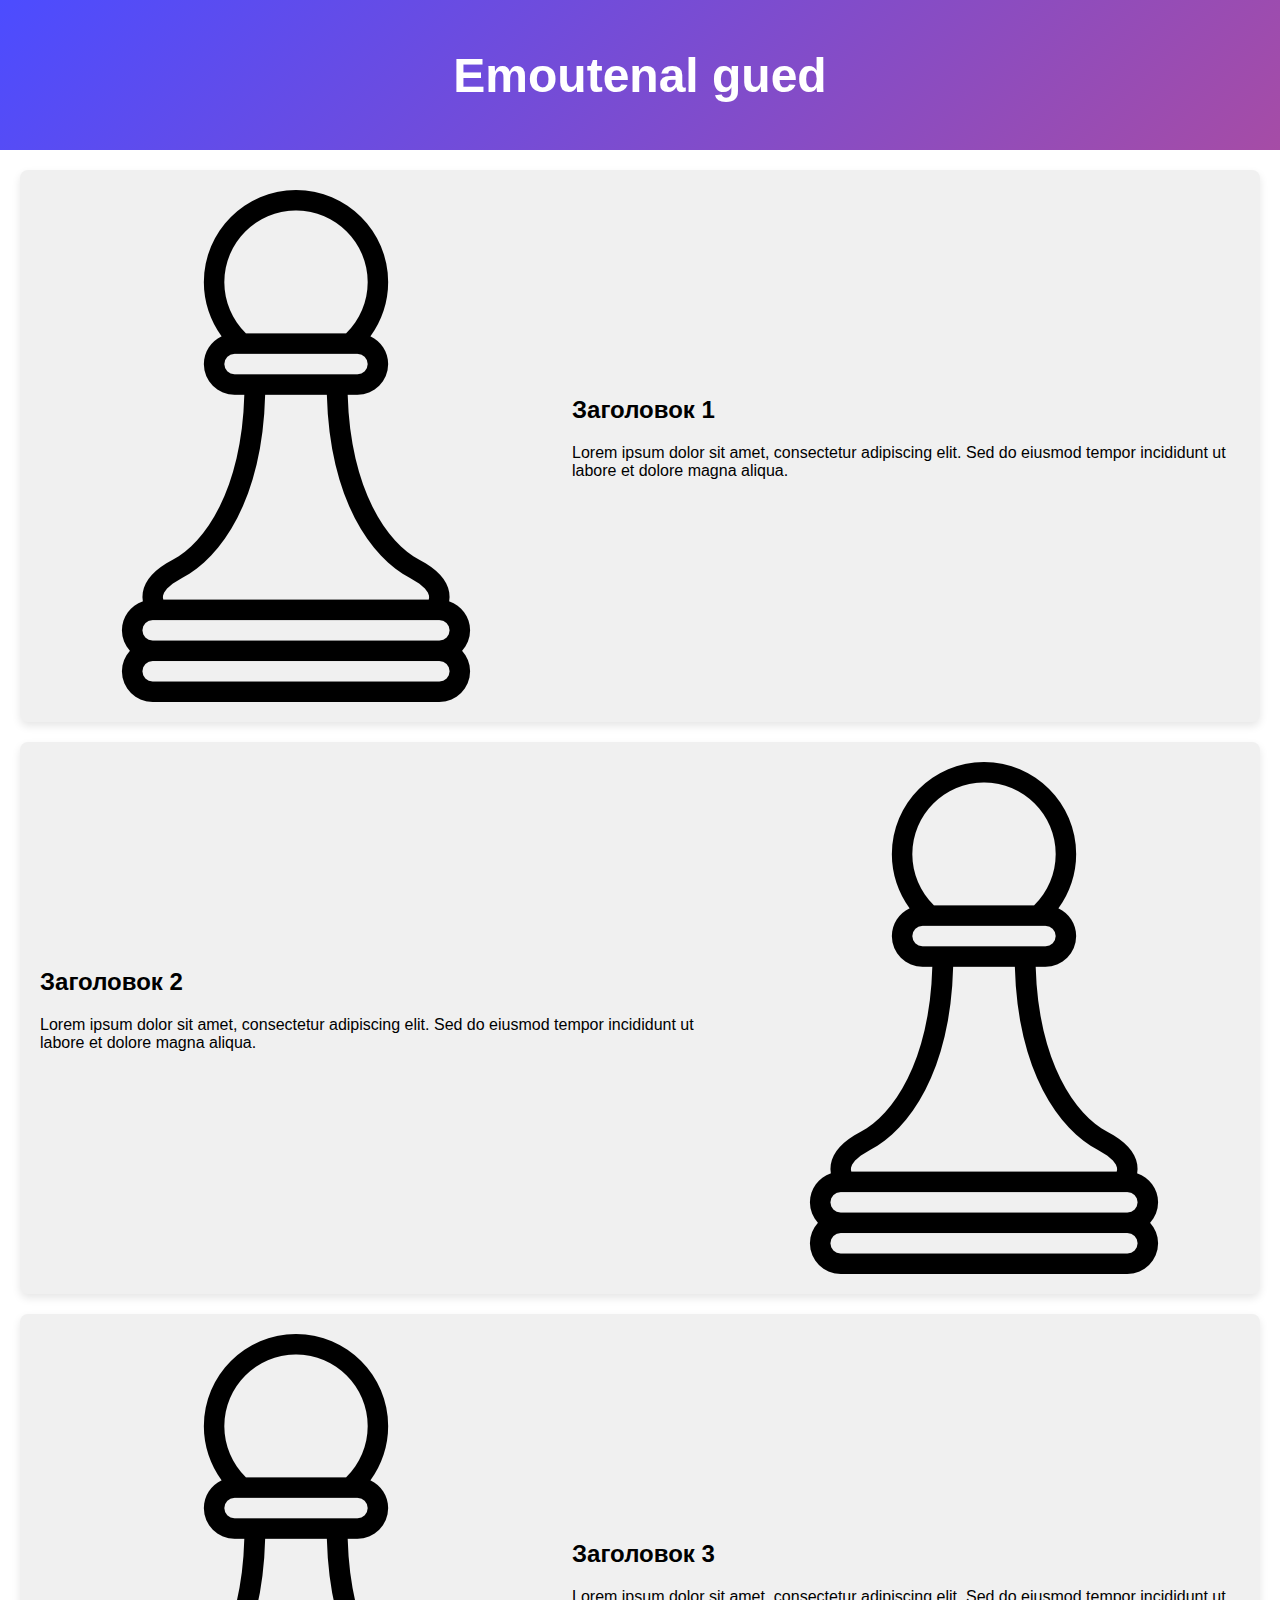
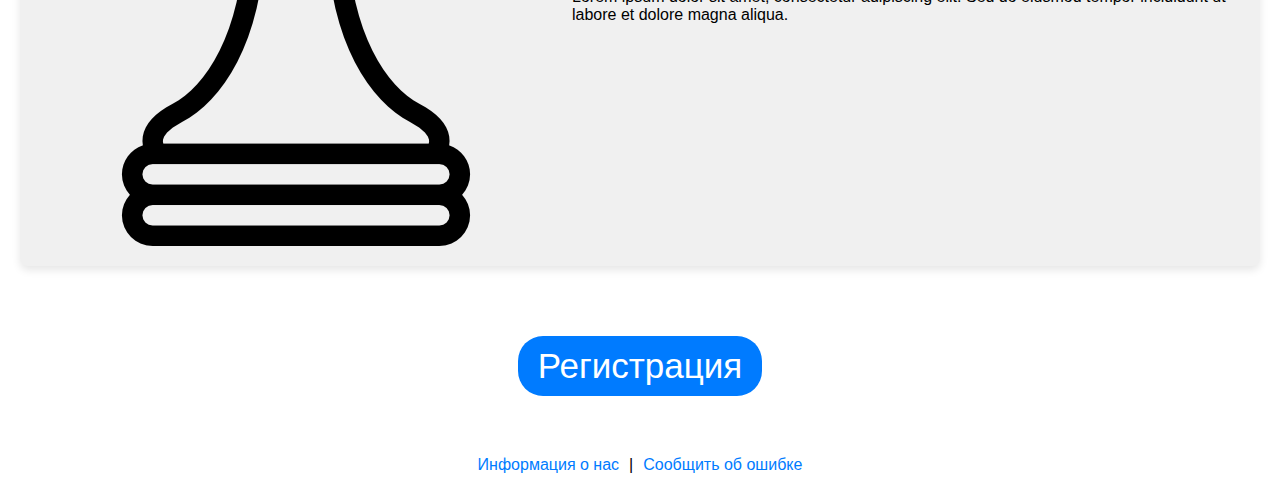
<file: index.html>
<!DOCTYPE html>   
<html>   
<head>   
    <meta charset="utf-8">   
    <title>О нас</title>   
    <meta name="viewport" content="width=device-width, initial-scale=1.0">  
    <link rel="stylesheet" href="styles/stylem.css" type="text/css">   
</head>  
<body>
    <div class="header">
        <h1>Emoutenal gued</h1>
    </div>
    <div class="main-contetnt">
        <div class="content">
            <div class="block block1">
                <img src="pics/pawn.png" alt="Image 1" class="image-left">
                <div class="text">
                    <h2>Заголовок 1</h2>
                    <p>Lorem ipsum dolor sit amet, consectetur adipiscing elit. Sed do eiusmod tempor incididunt ut labore et dolore magna aliqua.</p>
                </div>
            </div>
            <div class="block block2">
                <div class="text">
                    <h2>Заголовок 2</h2>
                    <p>Lorem ipsum dolor sit amet, consectetur adipiscing elit. Sed do eiusmod tempor incididunt ut labore et dolore magna aliqua.</p>
                </div>
                <img src="pics/pawn.png" alt="Image 2" class="image-right">
            </div>
            <div class="block block3">
                <img src="pics/pawn.png" alt="Image 3" class="image-left">
                <div class="text">
                    <h2>Заголовок 3</h2>
                    <p>Lorem ipsum dolor sit amet, consectetur adipiscing elit. Sed do eiusmod tempor incididunt ut labore et dolore magna aliqua.</p>
                </div>
            </div>
        </div>
        <div class="registration">
            <button class="register-button"><a href="index3.html" class="no-link">Регистрация</a></button>
        </div>

        <div class="footer">
            <a href="#" class="footer-link">Информация о нас</a>
            <span class="separator">|</span>
            <a href="index6.html" class="footer-link">Сообщить об ошибке</a>
        </div>
    </div>
</body>
</file>
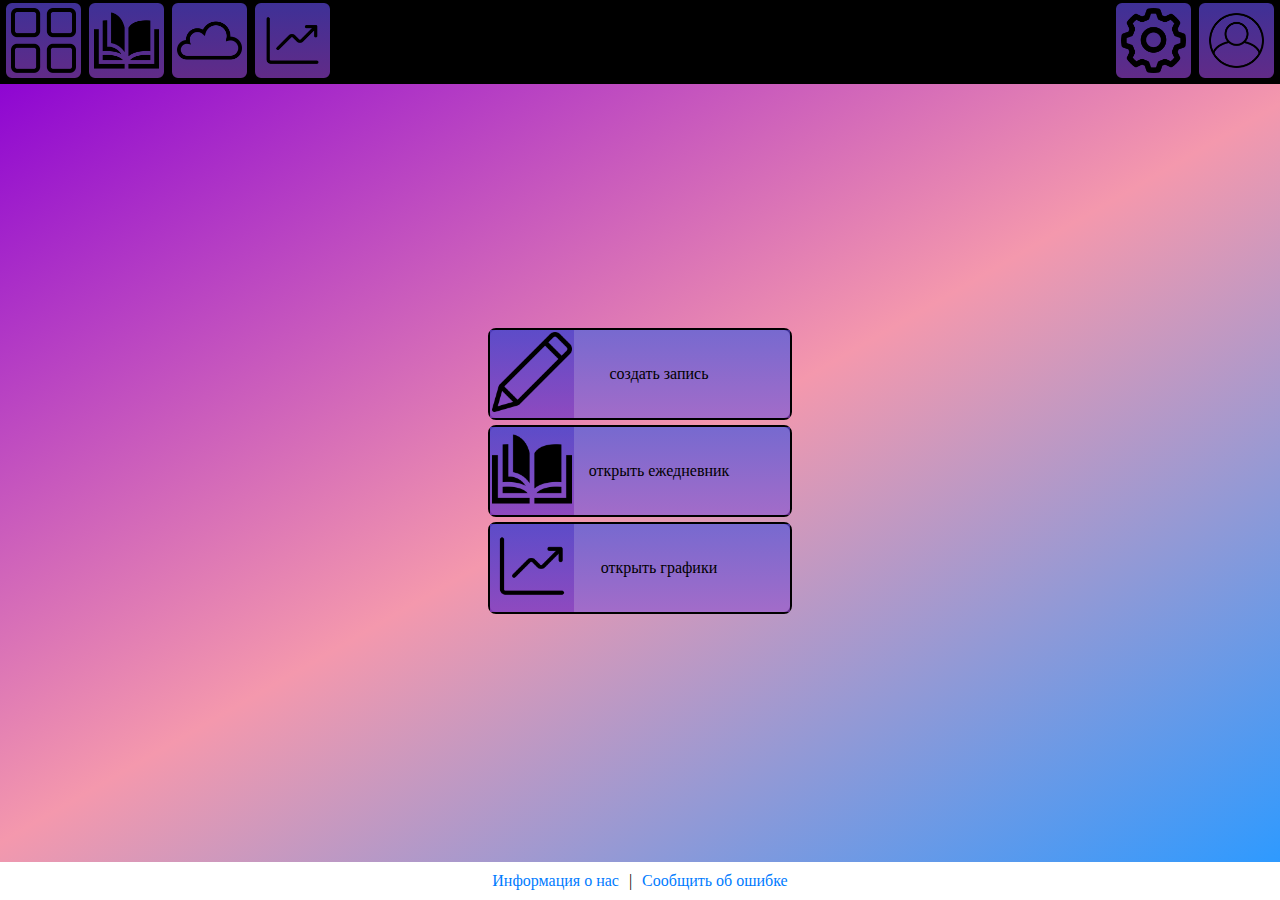
<file: index2.html>
<!DOCTYPE html>   
<html>   
<head>   
    <meta charset="utf-8">   
    <title>Главная</title>   
    <meta name="viewport" content="width=device-width, initial-scale=1.0">  
    <link rel="stylesheet" href="styles/style1.css" type="text/css">   
</head>   
<body>  
    <div class="top-bar">  
        <div class="top-bar-left">  
            <div class="borders-r">  
                <a href="index2.html"><img src="pics/menu.png" alt="Главная" class="top-pick"></a>
            </div>  
            <div class="borders-r">  
                <a href="index5.html"><img src="pics/book.png" alt="Ежедневник" class="top-pick"></a> 
            </div>  
            <div class="borders-r">  
                <a href="index7.html"><img src="pics/cloud.png" alt="Погода" class="top-pick"></a>  
            </div>  
            <div class="borders-r">  
                <a href="index7.html"><img src="pics/graph.png" alt="Графики" class="top-pick"></a>  
            </div>  
        </div>  
        <div class="top-bar-right">  
            <div class="borders-l">  
                <a href="index3.html"></a><img src="pics/settings.png" alt="Настройки" class="top-pick">  
            </div>  
            <div class="borders-l">  
                <a href="index3.html"><img src="pics/user.png" alt="Аккаунт" class="top-pick"> </a> 
            </div>  
        </div>  
    </div>  

    <div class="main">  
        
        <div class="frame"  >
            <a href="index4.html" class="no-link">
                <div class="container">  
                    <div class="section">  
                        <div class="pics-part borders-r">  
                            <img src="pics/pen.png" alt="создать запись" class="photo">  
                        </div>  
                        <div class="text-part">  
                            <p class="text">создать запись</p>  
                        </div>  
                    </div>  
                </div> 
            </a> 
            
            <a href="index5.html" class="no-link">
                <div class="container">  
                    <div class="section">  
                        <div class="pics-part borders-r">  
                            <img src="pics/book.png" alt="создать запись" class="photo">  
                        </div>  
                        <div class="text-part">  
                            <p class="text">открыть ежедневник</p>  
                        </div>  
                    </div>  
                </div> 
            </a>
             
            <a href="index7.html" class="no-link">
                <div class="container">  
                    <div class="section">  
                        <div class="pics-part borders-r">  
                            <img src="pics/graph.png" alt="создать запись" class="photo">  
                        </div>  
                        <div class="text-part">  
                            <p class="text">открыть графики</p>  
                        </div>  
                    </div>  
                </div> 
            </a>
             
        </div>
        
    </div>  
    <div class="footer">
        <a href="index.html" class="footer-link">Информация о нас</a>
        <span class="separator">|</span>
        <a href="index6.html" class="footer-link">Сообщить об ошибке</a>
    </div>
</body>   
</html>
</file>
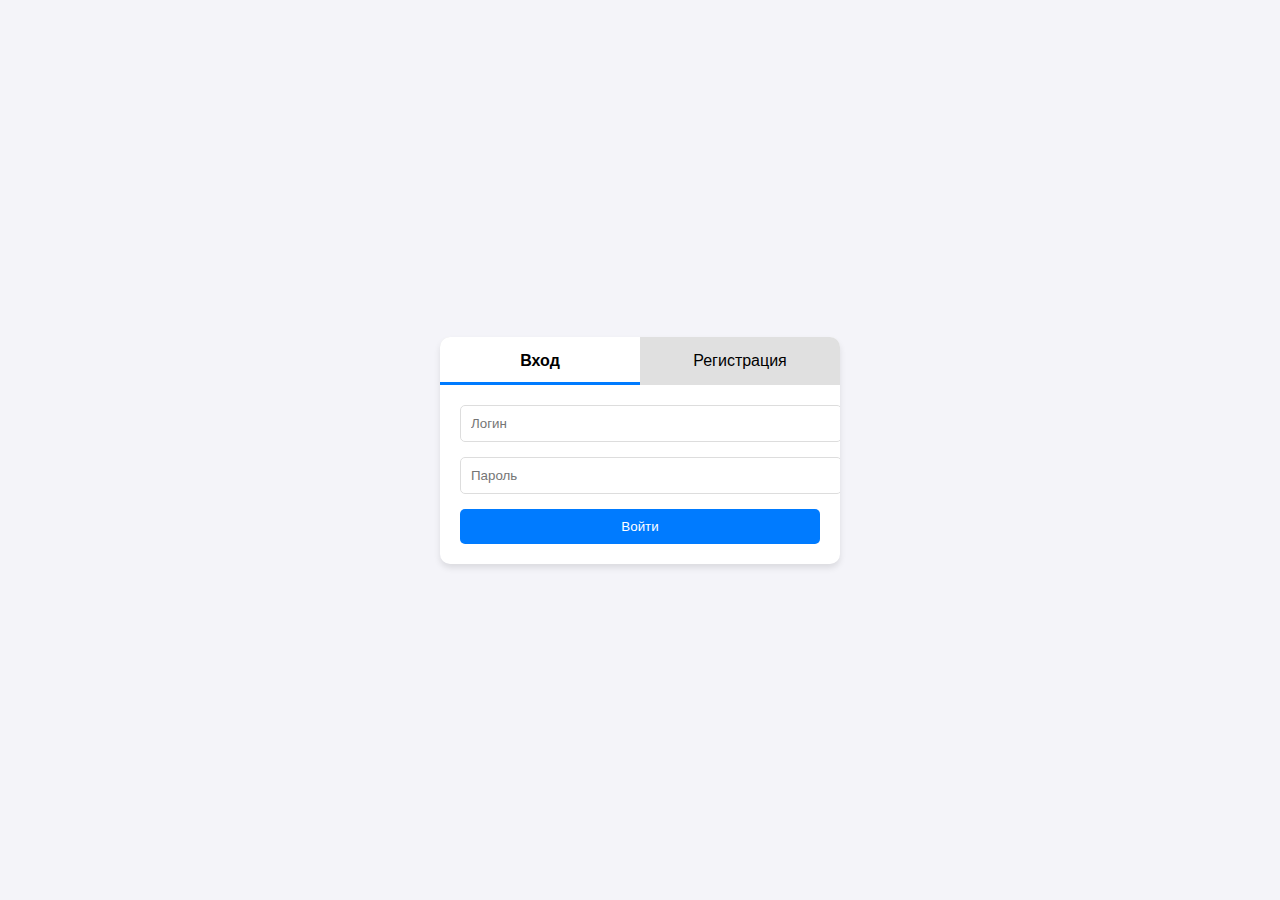
<file: index3.html>
<!DOCTYPE html>
<html lang="en">
<head>
    <meta charset="UTF-8">
    <meta name="viewport" content="width=device-width, initial-scale=1.0">
    <script src="https://code.jquery.com/jquery-3.6.0.min.js"></script>
    <title>Логин и Регистрация</title>
    <link rel="stylesheet" href="styles/style2.css" type="text/css">
    <style>
        .error-message { color: red; display: none; }
        .error {
    border: 2px solid red; 
}
    </style>
</head>
<body>
    <div class="container">
        <div class="tabs">
            <div class="tab active" id="login-tab">Вход</div>
            <div class="tab" id="register-tab">Регистрация</div>
        </div>
        <div class="form active" id="login-form">
            <input type="text" id="login-username" placeholder="Логин" required>
            <span class="error-message" id="login-username-error"></span>
            <input type="password" id="login-password" placeholder="Пароль" required>
            <span class="error-message" id="login-password-error"></span>
            <button id="login-button"><span class="inner">Войти</span></button>
        </div>
        <div class="form" id="register-form">
            <input type="text" id="register-username" placeholder="Логин" required>
            <span class="error-message" id="register-username-error"></span>
            <input type="email" id="register-email" placeholder="Почта" required>
            <span class="error-message" id="register-email-error"></span>
            <input type="password" id="register-password" placeholder="Пароль" required>
            <span class="error-message" id="register-password-error"></span>
            <input type="password" id="register-confirm-password" placeholder="Повторите пароль" required>
            <span class="error-message" id="register-confirm-password-error"></span>
            <label> 
              <input type="checkbox" id="agreement-checkbox" required> Я принимаю <a class="no-link" href="index8.html">пользовательское соглашение</a> 
              <div id="agreement-error" class="error-message"></div> 
            </label>
            <button id="register-button"><span class="inner">Зарегистрироваться</span></button>
        </div>
    </div>

    <script>
      const loginTab = document.getElementById('login-tab');
      const registerTab = document.getElementById('register-tab');
      const loginForm = document.getElementById('login-form');
      const registerForm = document.getElementById('register-form');
      loginTab.addEventListener('click', () => {
          loginTab.classList.add('active');
          registerTab.classList.remove('active');
          loginForm.classList.add('active');
          registerForm.classList.remove('active');
      });
      registerTab.addEventListener('click', () => {
          registerTab.classList.add('active');
          loginTab.classList.remove('active');
          registerForm.classList.add('active');
          loginForm.classList.remove('active');
      });
      function clearErrors(form) {
          const errorMessages = form.querySelectorAll('.error-message');
          errorMessages.forEach(message => {
              message.textContent = '';
              message.style.display = 'none';
          });
      }

      document.getElementById('login-button').addEventListener('click', function() {
          clearErrors(loginForm);
          const username = document.getElementById('login-username').value.trim();
          const password = document.getElementById('login-password').value;
          let hasError = false;
  
          if (username === '') {
              document.getElementById('login-username-error').textContent = "Введите логин.";
              document.getElementById('login-username-error').style.display = 'block';
              hasError = true;
          }
  
          if (password === '') {
              document.getElementById('login-password-error').textContent = "Введите пароль.";
              document.getElementById('login-password-error').style.display = 'block';
              hasError = true;
          }
          if (!hasError) {
              window.location.href = 'index2.html';
          }
      });
      document.getElementById('register-button').addEventListener('click', function() {
        clearErrors(registerForm);
        const username = document.getElementById('register-username').value.trim();
        const email = document.getElementById('register-email').value.trim();
        const password = document.getElementById('register-password').value;
        const confirmPassword = document.getElementById('register-confirm-password').value;
        const agreementCheckbox = document.getElementById('agreement-checkbox'); 
        let hasError = false;

        
        if (username === '') {
            document.getElementById('register-username-error').textContent = "Введите логин.";
            document.getElementById('register-username-error').style.display = 'block';
            hasError = true;
        }

        
        if (email === '') {
            document.getElementById('register-email-error').textContent = "Введите почту.";
            document.getElementById('register-email-error').style.display = 'block';
            hasError = true;
        } else {
            const emailPattern = /^[^s@]+@[^s@]+.[^s@]+$/; 
            if (!emailPattern.test(email)) {
                document.getElementById('register-email-error').textContent = "Некорректный адрес электронной почты.";
                document.getElementById('register-email-error').style.display = 'block';
                hasError = true;
            }
        }

        
        if (password === '') {
            document.getElementById('register-password-error').textContent = "Введите пароль.";
            document.getElementById('register-password-error').style.display = 'block';
            hasError = true;
        }

        
        if (confirmPassword === '') {
            document.getElementById('register-confirm-password-error').textContent = "Повторите пароль.";
            document.getElementById('register-confirm-password-error').style.display = 'block';
            hasError = true;
        } else if (password !== confirmPassword) {
            document.getElementById('register-confirm-password-error').textContent = "Пароли не совпадают.";
            document.getElementById('register-confirm-password-error').style.display = 'block';
            hasError = true;
        }

        
        if (!agreementCheckbox.checked) {
            document.getElementById('agreement-error').textContent = "Вы должны принять пользовательское соглашение.";
            document.getElementById('agreement-error').style.display = 'block';
            hasError = true;
        } else {
            document.getElementById('agreement-error').textContent = ""; 
        }

        
        if (!hasError) {
            setTimeout(() => { window.location.href = 'index2.html'; }, 500); 
        }
    });

</script>

</body>
</html>
</file>
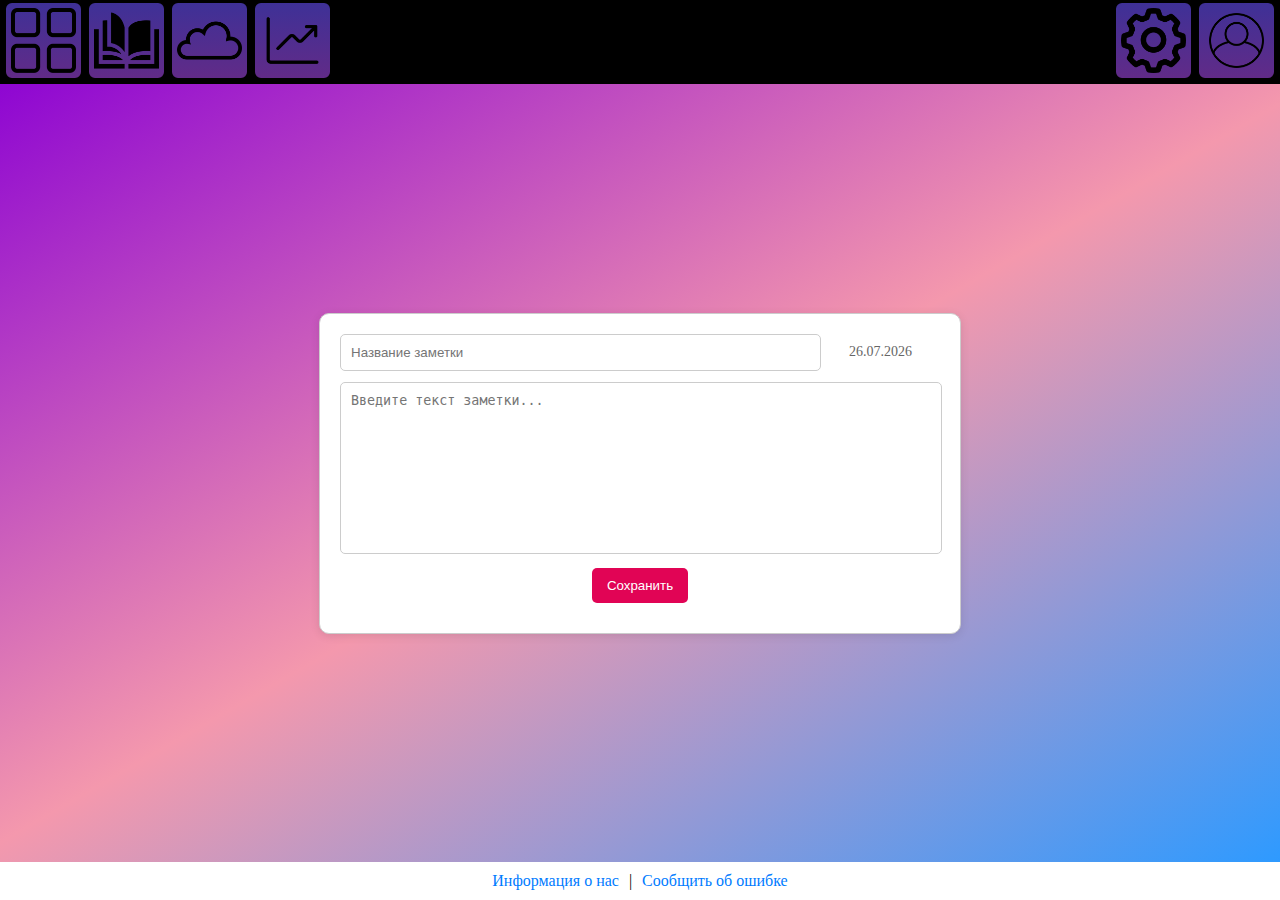
<file: index4.html>
<!DOCTYPE html>   
<html>   
<head>   
    <meta charset="utf-8">   
    <title>Создать запись</title>   
    <meta name="viewport" content="width=device-width, initial-scale=1.0">  
    <link rel="stylesheet" href="styles/style1.css" type="text/css">   
</head>   
<body>  
    <div class="top-bar">  
        <div class="top-bar-left">  
            <div class="borders-r">  
                <a href="index2.html"><img src="pics/menu.png" alt="Главная" class="top-pick"></a>
            </div>  
            <div class="borders-r">  
                <a href="index5.html"><img src="pics/book.png" alt="Ежедневник" class="top-pick"></a> 
            </div>  
            <div class="borders-r">  
                <a href="index.html"><img src="pics/cloud.png" alt="Погода" class="top-pick"></a>  
            </div>  
            <div class="borders-r">  
                <a href="index7.html"><img src="pics/graph.png" alt="Графики" class="top-pick"></a>  
            </div>  
        </div>  
        <div class="top-bar-right">  
            <div class="borders-l">  
                <a href="index3.html"></a><img src="pics/settings.png" alt="Настройки" class="top-pick">  
            </div>  
            <div class="borders-l">  
                <a href="index3.html"><img src="pics/user.png" alt="Аккаунт" class="top-pick"> </a> 
            </div>  
        </div>  
    </div>  
    <div class="main">
        <div class="note-container">
            <div style="display: flex; align-items: center;">
                <input type="text" class="note-title" id="noteTitle" placeholder="Название заметки">
                <span class="date-display" id="currentDate"></span>
            </div>
            <textarea class="note-text" id="noteText" placeholder="Введите текст заметки..."></textarea>
            <button class="save-button" id="saveButton"><a href="index5.html" class="no-link">Сохранить</a></button>
            <div id="timeDisplay"></div>
        </div>
    </div>
    <div class="footer">
        <a href="index.html" class="footer-link">Информация о нас</a>
        <span class="separator">|</span>
        <a href="index6.html" class="footer-link">Сообщить об ошибке</a>
    </div>
    <script>
        function getCurrentDate() {
            const date = new Date();
            return date.toLocaleDateString('ru-RU', { year: 'numeric', month: '2-digit', day: '2-digit' });
        }
    
        
        document.getElementById('currentDate').innerText = getCurrentDate();
    
        
        
        
    
        
        
        
        
        
        
        
    
    </script>
</body>
</file>
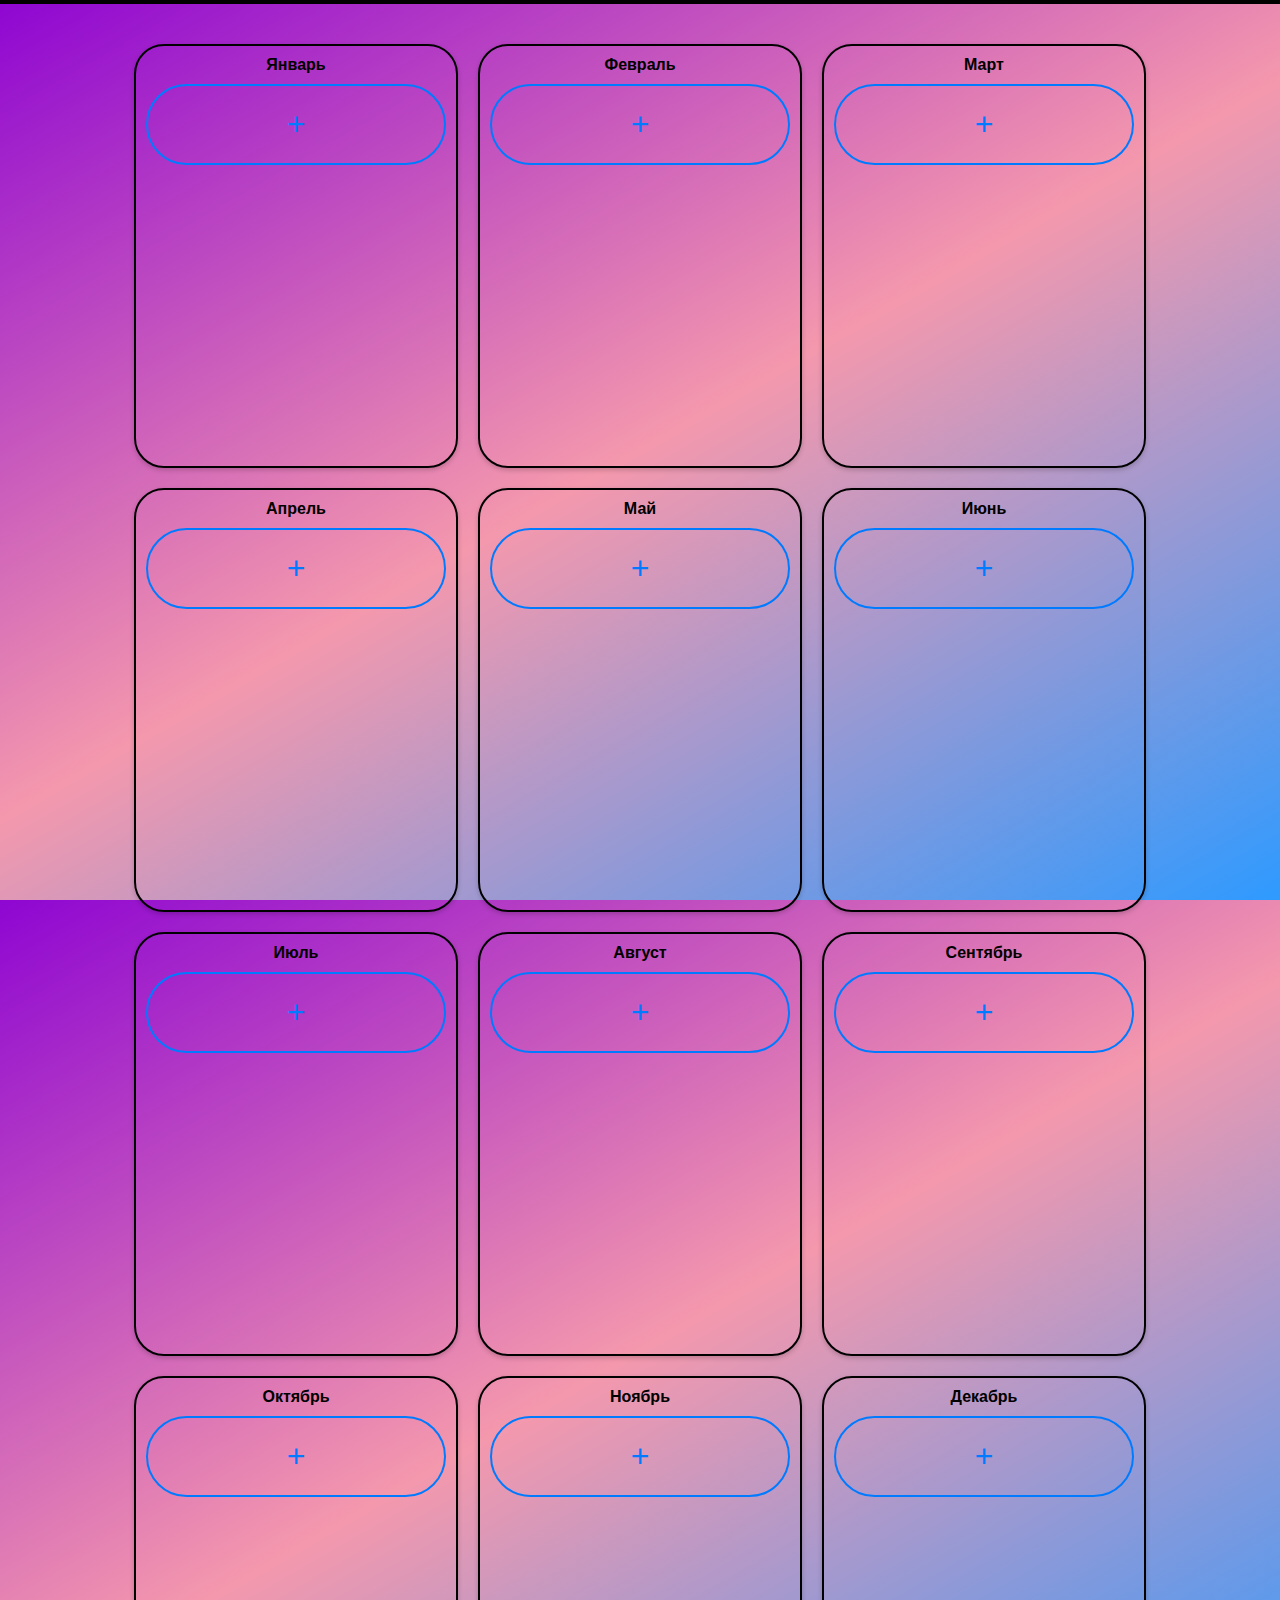
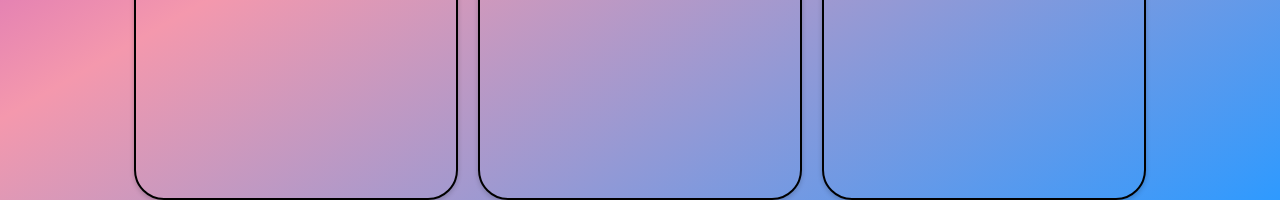
<file: index5.html>
<!DOCTYPE html>   
<html>   
<head>   
    <meta charset="utf-8">   
    <title>Ежедневник</title>   
    <meta name="viewport" content="width=device-width, initial-scale=1.0">  
    <link rel="stylesheet" href="styles/style3.css" type="text/css">   
</head>   
<body>  
    <div class="top-bar">  
        <div class="top-bar-left">  
            <div class="borders-r">  
                <a href="index2.html"><img src="pics/menu.png" alt="Главная" class="top-pick"></a>
            </div>  
            <div class="borders-r">  
                <a href="index5.html"><img src="pics/book.png" alt="Ежедневник" class="top-pick"></a> 
            </div>  
            <div class="borders-r">  
                <a href="index3.html"><img src="pics/cloud.png" alt="Погода" class="top-pick"></a>  
            </div>  
            <div class="borders-r">  
                <a href="index3.html"><img src="pics/graph.png" alt="Графики" class="top-pick"></a>  
            </div>  
        </div>  
        <div class="top-bar-right">  
            <div class="borders-l">  
                <a href="index3.html"></a><img src="pics/settings.png" alt="Настройки" class="top-pick">  
            </div>  
            <div class="borders-l">  
                <a href="index3.html"><img src="pics/user.png" alt="Аккаунт" class="top-pick"> </a> 
            </div>  
        </div>  
    </div>  
    <div class="asd">
        <div class="calendar" id="calendar">
            <div class="calendar" id="calendar">
                <div class="month-column">
                    <div class="month-header">Январь</div>
                    <div class="add-day add-day-large" onclick="addDay(this)">+</div>
                </div>
                <div class="month-column">
                    <div class="month-header">Февраль</div>
                    <div class="add-day add-day-large" onclick="addDay(this)">+</div>
                </div>
                <div class="month-column">
                    <div class="month-header">Март</div>
                    <div class="add-day add-day-large" onclick="addDay(this)">+</div>
                </div>
                <div class="month-column">
                    <div class="month-header">Апрель</div>
                    <div class="add-day add-day-large" onclick="addDay(this)">+</div>
                </div>
                <div class="month-column">
                    <div class="month-header">Май</div>
                    <div class="add-day add-day-large" onclick="addDay(this)">+</div>
                </div>
                <div class="month-column">
                    <div class="month-header">Июнь</div>
                    <div class="add-day add-day-large" onclick="addDay(this)">+</div>
                </div>
                <div class="month-column">
                    <div class="month-header">Июль</div>
                    <div class="add-day add-day-large" onclick="addDay(this)">+</div>
                </div>
                <div class="month-column">
                    <div class="month-header">Август</div>
                    <div class="add-day add-day-large" onclick="addDay(this)">+</div>
                </div>
                <div class="month-column">
                    <div class="month-header">Сентябрь</div>
                    <div class="add-day add-day-large" onclick="addDay(this)">+</div>
                </div>
                <div class="month-column">
                    <div class="month-header">Октябрь</div>
                    <div class="add-day add-day-large" onclick="addDay(this)">+</div>
                </div>
                <div class="month-column">
                    <div class="month-header">Ноябрь</div>
                    <div class="add-day add-day-large" onclick="addDay(this)">+</div>
                </div>
                <div class="month-column">
                    <div class="month-header">Декабрь</div>
                    <div class="add-day add-day-large" onclick="addDay(this)">+</div>
                </div>
            </div>
        </div>
    </div>
    
        
    <script>
        function addDay(element) {
            
            const dayBox = document.createElement('div');
            dayBox.className = 'new-box';
    
            
            const header = document.createElement('input');
            header.className = 'header';
            header.value = 'День'; 
            header.onchange = function() {
                
                this.value = this.value.trim() || 'День'; 
            };
    
            
            const textField = document.createElement('textarea');
            textField.className = 'text-field';
            textField.placeholder = 'Введите текст здесь...'; 
    
            
            dayBox.appendChild(header);
            dayBox.appendChild(textField);
    
            
            const monthColumn = element.parentElement; 
            monthColumn.insertBefore(dayBox, element); 
    
            
            element.remove();
    
            
            const newAddBox = document.createElement('div');
            
            
            if (monthColumn.querySelectorAll('.new-box').length > 0) {
                newAddBox.className = 'add-day';
                newAddBox.setAttribute('onclick', 'addDay(this)');
                newAddBox.textContent = '+';
            } else {
                
                newAddBox.className = 'add-day add-day-large';
                newAddBox.setAttribute('onclick', 'addDay(this)');
                newAddBox.textContent = '+';
            }
    
            
            monthColumn.appendChild(newAddBox);
        }
    </script>

</body>
</html>

    

</body>
</html>
</file>
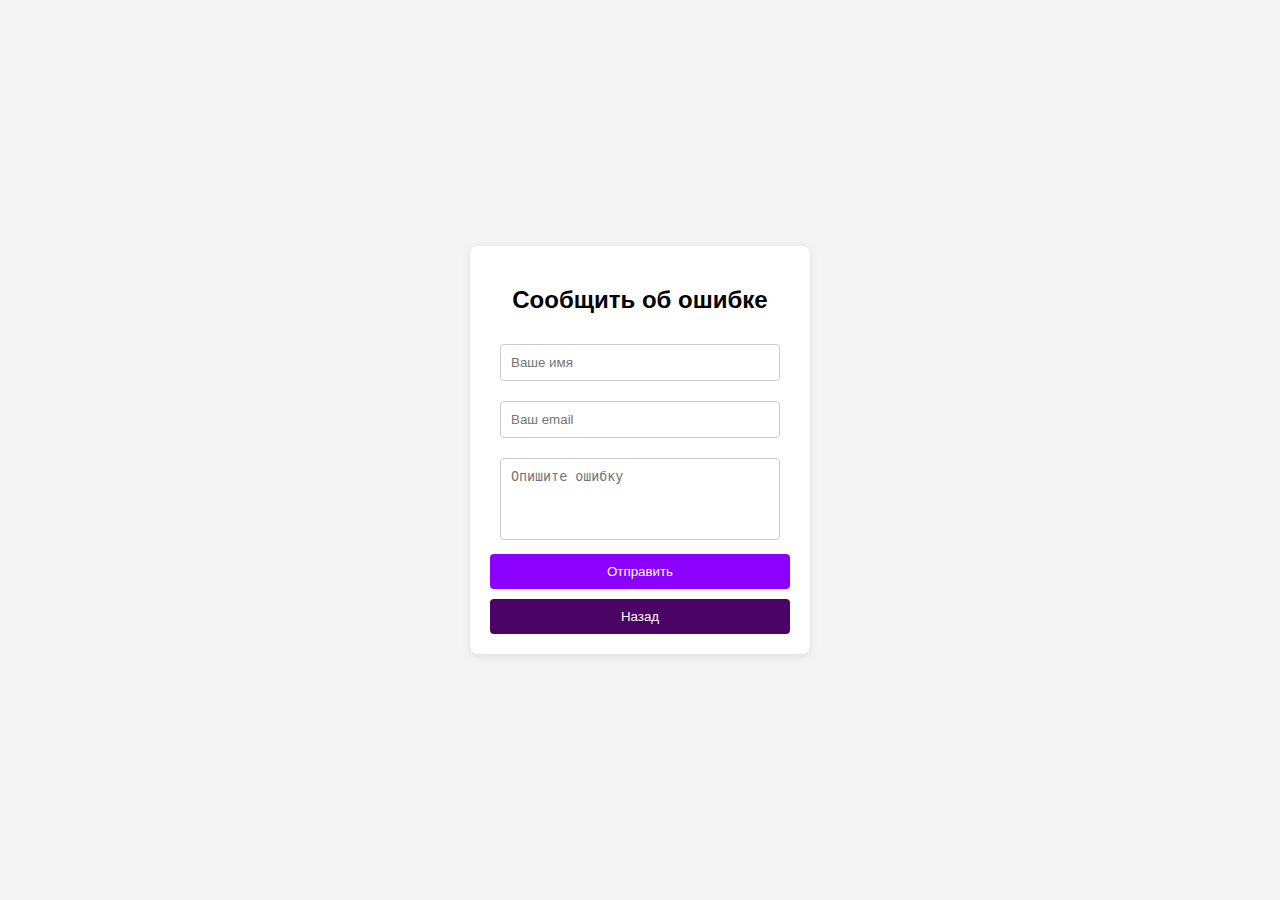
<file: index6.html>
<!DOCTYPE html>
<html lang="ru">
<head>
    <meta charset="UTF-8">
    <meta name="viewport" content="width=device-width, initial-scale=1.0">
    <title>Сообщить об ошибке</title>
    <style>
        body {
            font-family: Arial, sans-serif;
            background-color: #f4f4f4;
            margin: 0;
            padding: 0;
            height: 100vh;
            display: flex;
            justify-content: center;
            align-items: center;
        }
        .container {
            background-color: white;
            border-radius: 8px;
            box-shadow: 0 2px 10px rgba(0, 0, 0, 0.1);
            padding: 20px;
            width: 300px;
            text-align: center;
        }
        h2 {
            margin-bottom: 20px;
        }
        input[type="text"], input[type="email"], textarea {
            width: calc(100% - 20px); /* Отступы от правой стороны */
            padding: 10px;
            margin: 10px 0;
            border: 1px solid #ccc;
            border-radius: 4px;
            box-sizing: border-box; /* Учитываем padding в ширине */
        }
        textarea {
            resize: none; /* Запрет изменения размера текстового поля */
        }
        button {
            background-color: #8c00ff;
            color: white;
            border: none;
            padding: 10px;
            border-radius: 4px;
            cursor: pointer;
            width: 100%;
        }
        button:hover {
            background-image: linear-gradient(-30deg, #2E9AFF,#b45c71, #8e06d2);
        }
        .back-button {
            margin-top: 10px;
            background-color: #4b0365;
        }
        .back-button:hover {
            background-image: linear-gradient(-30deg, #144777,#631427, #380950);
        }
        
    </style>
</head>
<body>
    <div class="container">
        <h2>Сообщить об ошибке</h2>
        <form id="error-report-form">
            <input type="text" placeholder="Ваше имя" required>
            <input type="email" placeholder="Ваш email" required>
            <textarea placeholder="Опишите ошибку" rows="4" required></textarea>
            <button type="submit">Отправить</button>
        </form>
        <button class="back-button" onclick="window.history.back()">Назад</button> <!-- Кнопка назад -->
    </div>

    <script>
        document.getElementById('error-report-form').addEventListener('submit', function(event) {
            event.preventDefault();
            
            
            alert("Ваше сообщение успешно отправлено!"); 
            
            
            setTimeout(function() {
                window.history.back();
            }, 500); 
        });
    </script>
</body>
</html>
</html>
</file>
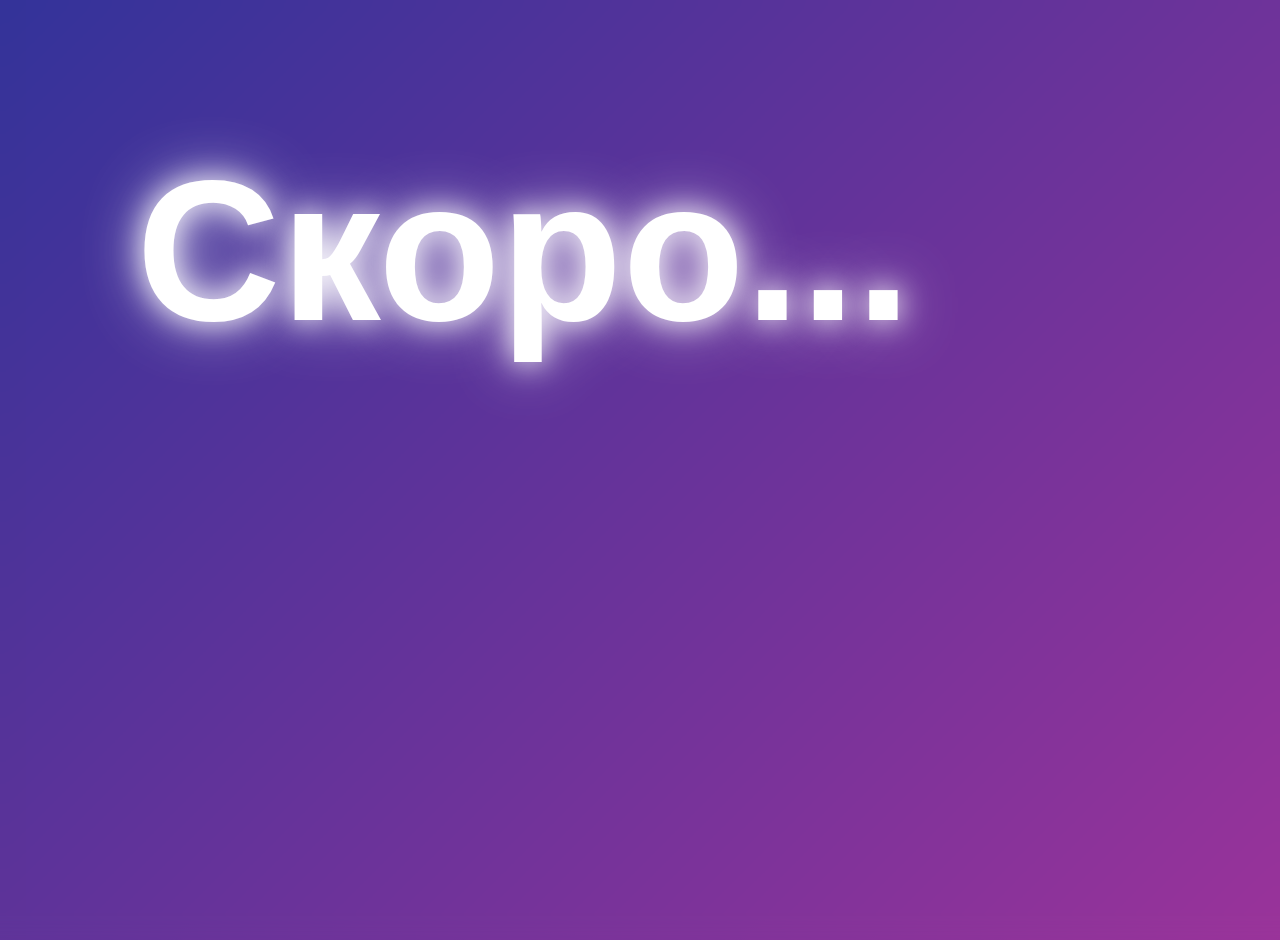
<file: index7.html>
<!DOCTYPE html>
<html lang="ru">
<head>
    <meta charset="UTF-8">
    <meta name="viewport" content="width=device-width, initial-scale=1.0">
    <title>Скоро...</title>
    <style>
        body {
            margin: 0;
            height: 100vh;
            display: flex;
            justify-content: flex-start; /* Выравнивание по левому краю */
            align-items: flex-start; /* Выравнивание по верхнему краю */
            background: linear-gradient(135deg, rgba(0, 0, 128, 0.8), rgba(128, 0, 128, 0.8)); /* Градиентный фон */
            backdrop-filter: blur(10px); /* Размытие фона */
            color: white;
            font-family: Arial, sans-serif;
            padding: 20px; /* Отступы вокруг текста */
            text-align: left; /* Выравнивание текста влево */
        }
        a {
            text-decoration: none; /* Убираем подчеркивание у ссылки */
            color: white; /* Цвет текста ссылки */
        }
        h1 {
            font-size: 200px; /* Увеличенный размер текста */
            text-shadow: 0 0 30px rgba(255, 255, 255, 1), 0 0 60px rgba(255, 255, 255, 0.8); /* Более насыщенное свечение */
            margin: 0;
            padding:15%;
        }
    </style>
</head>
<body>
    <a href="index2.html"><h1>Скоро...</h1></a> 
</body>
</html>
</file>
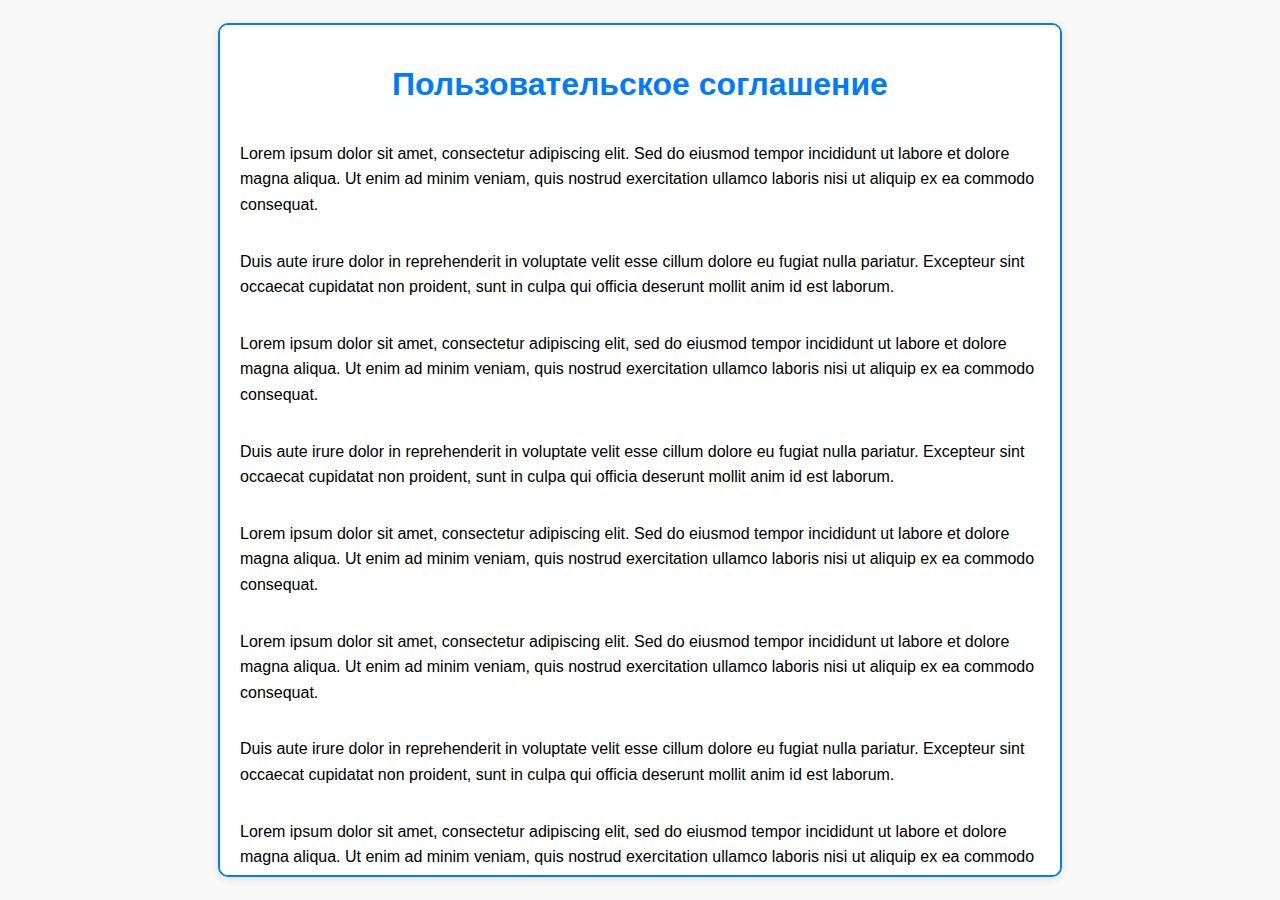
<file: index8.html>
<!DOCTYPE html>
<html lang="ru">
<head>
    <meta charset="UTF-8">
    <meta name="viewport" content="width=device-width, initial-scale=1.0">
    <script src="https://code.jquery.com/jquery-3.6.0.min.js"></script>
    <title>Пользовательское соглашение</title>
    <style>
        body {
            font-family: Arial, sans-serif;
            background-color: #f9f9f9;
            margin: 0;
            padding: 0;
            height: 100vh; /* Высота на весь экран */
            display: flex; /* Используем flexbox для центрирования */
            justify-content: center; /* Центрирование по горизонтали */
            align-items: center; /* Центрирование по вертикали */
        }

        .container {
            width: 100%; /* Ширина на всю страницу */
            max-width: 800px; /* Максимальная ширина */
            padding: 20px;
            border: 2px solid #007bff; /* Цвет рамки */
            border-radius: 10px; /* Скругление углов */
            background-color: white; /* Цвет фона внутри рамки */
            box-shadow: 0 2px 10px rgba(0, 0, 0, 0.1); /* Тень для рамки */
            overflow-y: auto; /* Прокрутка, если текст превышает высоту контейнера */
            height: 90%; /* Высота контейнера */
            display: flex;
            flex-direction: column; /* Вертикальное расположение элементов */
        }

        h1 {
            text-align: center;
            color: #007bff; /* Цвет заголовка */
        }

        p {
            line-height: 1.6; /* Высота строки для удобства чтения */
            margin-bottom: 15px; /* Отступы между абзацами */
        }

        .button-container {
            display: flex;
            justify-content: center; /* Центрирование кнопки */
            margin-top: auto; /* Отодвигаем кнопку вниз */
            margin-bottom: 20px; /* Отступ снизу для кнопки */
        }

        .back-button {
            padding: 10px 20px; /* Внутренние отступы кнопки */
            background-color: #007bff; /* Цвет фона кнопки */
            color: white; /* Цвет текста кнопки */
            border: none; /* Без рамки */
            border-radius: 5px; /* Скругление углов кнопки */
            cursor: pointer; /* Указатель при наведении */
            font-size: 16px; /* Размер шрифта кнопки */
        }

        .back-button:hover {
            background-color: #0056b3; /* Цвет кнопки при наведении */
        }
        .btn-liquid {
    display: inline-block;
    position: relative;
    width: 240px;
    height: 60px;
    
    border-radius: 27px;
  
    color: #fff;
    font: 700 14px/60px "Droid Sans", sans-serif;
    letter-spacing: 0.05em;
    text-align: center;
    text-decoration: none;
    text-transform: uppercase;
}
  
.btn-liquid .inner {
    position: relative;
    
    z-index: 2;
}
  
  .btn-liquid canvas {
    position: absolute;

    margin: 10px;
    top: -50px;
    right: -50px;
    bottom: -50px;
    left: -50px;
    z-index: 1;
  }
    </style>
</head>
<body>

<div class="container">
    <h1>Пользовательское соглашение</h1>
    <p>Lorem ipsum dolor sit amet, consectetur adipiscing elit. Sed do eiusmod tempor incididunt ut labore et dolore magna aliqua. Ut enim ad minim veniam, quis nostrud exercitation ullamco laboris nisi ut aliquip ex ea commodo consequat.</p>
    <p>Duis aute irure dolor in reprehenderit in voluptate velit esse cillum dolore eu fugiat nulla pariatur. Excepteur sint occaecat cupidatat non proident, sunt in culpa qui officia deserunt mollit anim id est laborum.</p>
    <p>Lorem ipsum dolor sit amet, consectetur adipiscing elit, sed do eiusmod tempor incididunt ut labore et dolore magna aliqua. Ut enim ad minim veniam, quis nostrud exercitation ullamco laboris nisi ut aliquip ex ea commodo consequat.</p>
    <p>Duis aute irure dolor in reprehenderit in voluptate velit esse cillum dolore eu fugiat nulla pariatur. Excepteur sint occaecat cupidatat non proident, sunt in culpa qui officia deserunt mollit anim id est laborum.</p>
    <p>Lorem ipsum dolor sit amet, consectetur adipiscing elit. Sed do eiusmod tempor incididunt ut labore et dolore magna aliqua. Ut enim ad minim veniam, quis nostrud exercitation ullamco laboris nisi ut aliquip ex ea commodo consequat.</p>
    <p>Lorem ipsum dolor sit amet, consectetur adipiscing elit. Sed do eiusmod tempor incididunt ut labore et dolore magna aliqua. Ut enim ad minim veniam, quis nostrud exercitation ullamco laboris nisi ut aliquip ex ea commodo consequat.</p>
    <p>Duis aute irure dolor in reprehenderit in voluptate velit esse cillum dolore eu fugiat nulla pariatur. Excepteur sint occaecat cupidatat non proident, sunt in culpa qui officia deserunt mollit anim id est laborum.</p>
    <p>Lorem ipsum dolor sit amet, consectetur adipiscing elit, sed do eiusmod tempor incididunt ut labore et dolore magna aliqua. Ut enim ad minim veniam, quis nostrud exercitation ullamco laboris nisi ut aliquip ex ea commodo consequat.</p>
    <p>Duis aute irure dolor in reprehenderit in voluptate velit esse cillum dolore eu fugiat nulla pariatur. Excepteur sint occaecat cupidatat non proident, sunt in culpa qui officia deserunt mollit anim id est laborum.</p>
    <p>Lorem ipsum dolor sit amet, consectetur adipiscing elit. Sed do eiusmod tempor incididunt ut labore et dolore magna aliqua. Ut enim ad minim veniam, quis nostrud exercitation ullamco laboris nisi ut aliquip ex ea commodo consequat.</p>
    <p>Duis aute irure dolor in reprehenderit in voluptate velit esse cillum dolore eu fugiat nulla pariatur. Excepteur sint occaecat cupidatat non proident, sunt in culpa qui officia deserunt mollit anim id est laborum.</p>
    <p>Lorem ipsum dolor sit amet, consectetur adipiscing elit. Sed do eiusmod tempor incididunt ut labore et dolore magna aliqua. Ut enim ad minim veniam, quis nostrud exercitation ullamco laboris nisi ut aliquip ex ea commodo consequat.</p>
    <p>Duis aute irure dolor in reprehenderit in voluptate velit esse cillum dolore eu fugiat nulla pariatur. Excepteur sint occaecat cupidatat non proident, sunt in culpa qui officia deserunt mollit anim id est laborum.</p>
    <p>Lorem ipsum dolor sit amet, consectetur adipiscing elit. Sed do eiusmod tempor incididunt ut labore et dolore magna aliqua. Ut enim ad minim veniam, quis nostrud exercitation ullamco laboris nisi ut aliquip ex ea commodo consequat.</p>
    <p>Duis aute irure dolor in reprehenderit in voluptate velit esse cillum dolore eu fugiat nulla pariatur. Excepteur sint occaecat cupidatat non proident, sunt in culpa qui officia deserunt mollit anim id est laborum.</p>
    <p>Lorem ipsum dolor sit amet, consectetur adipiscing elit. Sed do eiusmod tempor incididunt ut labore et dolore magna aliqua. Ut enim ad minim veniam, quis nostrud exercitation ullamco laboris nisi ut aliquip ex ea commodo consequat.</p>
    <p>Duis aute irure dolor in reprehenderit in voluptate velit esse cillum dolore eu fugiat nulla pariatur. Excepteur sint occaecat cupidatat non proident, sunt in culpa qui officia deserunt mollit anim id est laborum.</p>
    <p>Lorem ipsum dolor sit amet, consectetur adipiscing elit. Sed do eiusmod tempor incididunt ut labore et dolore magna aliqua. Ut enim ad minim veniam, quis nostrud exercitation ullamco laboris nisi ut aliquip ex ea commodo consequat.</p>

    <a href="index3.html" class="btn-liquid">
        <span class="inner">Вернуться обратно</span>
    </a>
</div>
<script>
    $(function() {
  
  var pointsA = [],
    pointsB = [],
    $canvas = null,
    canvas = null,
    context = null,
    vars = null,
    points = 8,
    viscosity = 20,
    mouseDist = 70,
    damping = 0.05,
    showIndicators = false;
    mouseX = 0,
    mouseY = 0,
    relMouseX = 0,
    relMouseY = 0,
    mouseLastX = 0,
    mouseLastY = 0,
    mouseDirectionX = 0,
    mouseDirectionY = 0,
    mouseSpeedX = 0,
    mouseSpeedY = 0;


  function mouseDirection(e) {
    if (mouseX < e.pageX)
      mouseDirectionX = 1;
    else if (mouseX > e.pageX)
      mouseDirectionX = -1;
    else
      mouseDirectionX = 0;

    if (mouseY < e.pageY)
      mouseDirectionY = 1;
    else if (mouseY > e.pageY)
      mouseDirectionY = -1;
    else
      mouseDirectionY = 0;

    mouseX = e.pageX;
    mouseY = e.pageY;

    relMouseX = (mouseX - $canvas.offset().left);
    relMouseY = (mouseY - $canvas.offset().top);
  }
  $(document).on('mousemove', mouseDirection);


  function mouseSpeed() {
    mouseSpeedX = mouseX - mouseLastX;
    mouseSpeedY = mouseY - mouseLastY;

    mouseLastX = mouseX;
    mouseLastY = mouseY;

    setTimeout(mouseSpeed, 50);
  }
  mouseSpeed();


  function initButton() {
    
    var button = $('.btn-liquid');
    var buttonWidth = button.width();
    var buttonHeight = button.height();

    
    $canvas = $('<canvas></canvas>');
    button.append($canvas);

    canvas = $canvas.get(0);
    canvas.width = buttonWidth+100;
    canvas.height = buttonHeight+100;
    context = canvas.getContext('2d');

    

    var x = buttonHeight/2;
    for(var j = 1; j < points; j++) {
      addPoints((x+((buttonWidth-buttonHeight)/points)*j), 0);
    }
    addPoints(buttonWidth-buttonHeight/5, 0);
    addPoints(buttonWidth+buttonHeight/10, buttonHeight/2);
    addPoints(buttonWidth-buttonHeight/5, buttonHeight);
    for(var j = points-1; j > 0; j--) {
      addPoints((x+((buttonWidth-buttonHeight)/points)*j), buttonHeight);
    }
    addPoints(buttonHeight/5, buttonHeight);

    addPoints(-buttonHeight/10, buttonHeight/2);
    addPoints(buttonHeight/5, 0);
    
    

    
    

    
    renderCanvas();
  }


  function addPoints(x, y) {
    pointsA.push(new Point(x, y, 1));
    pointsB.push(new Point(x, y, 2));
  }


  function Point(x, y, level) {
    this.x = this.ix = 50+x;
    this.y = this.iy = 50+y;
    this.vx = 0;
    this.vy = 0;
    this.cx1 = 0;
    this.cy1 = 0;
    this.cx2 = 0;
    this.cy2 = 0;
    this.level = level;
  }

  Point.prototype.move = function() {
    this.vx += (this.ix - this.x) / (viscosity*this.level);
    this.vy += (this.iy - this.y) / (viscosity*this.level);

    var dx = this.ix - relMouseX,
      dy = this.iy - relMouseY;
    var relDist = (1-Math.sqrt((dx * dx) + (dy * dy))/mouseDist);

    
    if ((mouseDirectionX > 0 && relMouseX > this.x) || (mouseDirectionX < 0 && relMouseX < this.x)) {
      if (relDist > 0 && relDist < 1) {
        this.vx = (mouseSpeedX / 4) * relDist;
      }
    }
    this.vx *= (1 - damping);
    this.x += this.vx;

    
    if ((mouseDirectionY > 0 && relMouseY > this.y) || (mouseDirectionY < 0 && relMouseY < this.y)) {
      if (relDist > 0 && relDist < 1) {
        this.vy = (mouseSpeedY / 4) * relDist;
      }
    }
    this.vy *= (1 - damping);
    this.y += this.vy;
  };


  function renderCanvas() {
    
    rafID = requestAnimationFrame(renderCanvas);

    
    context.clearRect(0, 0, $canvas.width(), $canvas.height());
    context.fillStyle = '#fff';
    context.fillRect(0, 0, $canvas.width(), $canvas.height());

    
    for (var i = 0; i <= pointsA.length - 1; i++) {
      pointsA[i].move();
      pointsB[i].move();
    }

    
    var gradientX = Math.min(Math.max(mouseX - $canvas.offset().left, 0), $canvas.width());
    var gradientY = Math.min(Math.max(mouseY - $canvas.offset().top, 0), $canvas.height());
    var distance = Math.sqrt(Math.pow(gradientX - $canvas.width()/2, 2) + Math.pow(gradientY - $canvas.height()/2, 2)) / Math.sqrt(Math.pow($canvas.width()/2, 2) + Math.pow($canvas.height()/2, 2));

    var gradient = context.createRadialGradient(gradientX, gradientY, 300+(300*distance), gradientX, gradientY, 0);
    gradient.addColorStop(0, '#102ce5');
    gradient.addColorStop(1, '#E406D6');

    
    var groups = [pointsA, pointsB]

    for (var j = 0; j <= 1; j++) {
      var points = groups[j];

      if (j == 0) {
        
        context.fillStyle = '#1CE2D8';
      } else {
        
        context.fillStyle = gradient;
      }

      context.beginPath();
      context.moveTo(points[0].x, points[0].y);

      for (var i = 0; i < points.length; i++) {
        var p = points[i];
        var nextP = points[i + 1];
        var val = 30*0.552284749831;

        if (nextP != undefined) {
          
          
          
          
          
          
          
          
          
          
          
          
          
          
          
          
          
          
          
          
          

            p.cx1 = (p.x+nextP.x)/2;
            p.cy1 = (p.y+nextP.y)/2;
            p.cx2 = (p.x+nextP.x)/2;
            p.cy2 = (p.y+nextP.y)/2;

            context.bezierCurveTo(p.x, p.y, p.cx1, p.cy1, p.cx1, p.cy1);
          
          

          
        } else {
nextP = points[0];
            p.cx1 = (p.x+nextP.x)/2;
            p.cy1 = (p.y+nextP.y)/2;

            context.bezierCurveTo(p.x, p.y, p.cx1, p.cy1, p.cx1, p.cy1);
        }
      }

      
      context.fill();
    }

    if (showIndicators) {
      
      context.fillStyle = '#000';
      context.beginPath();
      for (var i = 0; i < pointsA.length; i++) {
        var p = pointsA[i];

        context.rect(p.x - 1, p.y - 1, 2, 2);
      }
      context.fill();

      
      context.fillStyle = '#f00';
      context.beginPath();
      for (var i = 0; i < pointsA.length; i++) {
        var p = pointsA[i];

        context.rect(p.cx1 - 1, p.cy1 - 1, 2, 2);
        context.rect(p.cx2 - 1, p.cy2 - 1, 2, 2);
      }
      context.fill();
    }
  }

  
  initButton();
});
    </script>
</script>
</body>
</html>
</file>
<file: styles/stylem.css>
body {
    margin: 0;
    font-family: Arial, sans-serif;
}

.header {
    background: linear-gradient(135deg, rgba(0, 0, 255, 0.7), rgba(128, 0, 128, 0.7));
    backdrop-filter: blur(10px);
    height: 150px; 
    display: flex;
    align-items: center; 
    justify-content: center; 
}

h1 {
    font-size: 48px; 
    color: white; 
    text-align: center;
    margin: 0; 
}


.content {
    padding: 20px; 
}

.block {
    display: flex; 
    align-items: center; 
    margin-bottom: 20px; 
    background-color: #f0f0f0; 
    border-radius: 8px; 
    padding: 20px; 
    box-shadow: 0 4px 8px rgba(0, 0, 0, 0.1); 
}

.image-left {
    margin-right: 20px; 
}

.image-right {
    margin-left: 20px; 
}

.text {
    flex: 1; 
}

.text h2 {
    margin-top: 0; 
}

.registration {
    display: flex; 
    justify-content: center; 
    margin-top: 30px; 
}

.register-button {
    background-color: #007bff; 
    color: white; 
    border: none; 
    border-radius: 25px; 
    padding: 10px 20px; 
    font-size: 35px; 
    cursor: pointer; 
    transition: background-color 0.3s ease; 
}

.register-button:hover {
    background-color: #0056b3; 
}

.footer {
    display: flex; 
    justify-content: center; 
    margin-top: 40px; 
    padding: 20px; 
}

.footer-link {
    color: #007bff; 
    text-decoration: none; 
    margin: 0 10px; 
}

.footer-link:hover {
    text-decoration: underline; 
}

.separator {
    align-self: center; 
}

.no-link {
    text-decoration: none; 
    color: inherit; 
}
</file>
<file: styles/style1.css>
body {    
    margin: 0;    
    height: 100vh;   
    display: flex;  
    flex-direction: column;   
    text-decoration: none;
}    



.top-bar {    
    border: 2px solid #000;     
    display: flex;     
    justify-content: space-between;     
    align-items: center;     
    height: 80px;   
    overflow: hidden;  
    background-color: #000;
}    

.top-bar-left, .top-bar-right {    
    display: flex;    
    align-items: center;    
}    

.borders-r, .borders-l {    
    padding: 2px;   
    max-width: 80px;   
}    


.top-pick {    
    max-width: 65px;    
    max-height: auto;    
    border: 2px solid #000; 
    border-radius: 8px; 
    padding: 5px; 
    background-image: linear-gradient( #5240c6c2, #863bbbb9);
} 

.main {  
    flex: 1;  
    display: flex;  
    flex-direction: column; 
    justify-content: center; 
    text-decoration: none;
    align-items: center; 
    background-image: linear-gradient(-30deg, #2E9AFF,#F498AD, #8e06d2);
    
    /* background-image: url("7g.gif");
    background-size: cover; 
    background-position: center; 
    background-repeat: no-repeat; 
    width: 100%; 
    height: 100%; */
}  

.container{  
    display: flex; 
    width: 300px;  
    border: 2px solid #000; 
    border-radius: 8px;
    margin-bottom: 5px; 
    background-color: #ededed;
    
}  

.frame {
    padding: 5px;
    
}

.section { 
    display: flex; 
    width: 100%; 
    text-decoration: none;
    background-image: linear-gradient( #5240c6c2, #863bbbb9);
} 

.pics-part { 
    width: 50%; 
    background-image: linear-gradient( #5240c6b5, #863bbbb2);
}

.photo { 
    width: 100%; 
    height: auto; 
} 

.text-part { 
    width: 50%; 
    padding: 10px; 
    display: flex; 
    justify-content: center; 
    align-items: center; 
    text-decoration: none;
}

.section u { 
    display: block;
}

.text {
    text-decoration: none;
}


.no-link {
    text-decoration: none; 
    color: inherit; 
}

.no-link:hover {
    text-decoration: none; 
    color: inherit; 
}


.footer {
    display: flex; 
    justify-content: center;  
    padding: 10px; 
}

.footer-link {
    color: #007bff; 
    text-decoration: none; 
    margin: 0 10px; 
}

.footer-link:hover {
    text-decoration: underline; 
}

.separator {
    align-self: center; 
}


.note-container {  
    background-color: white;  
    border: 1px solid #ccc;  
    border-radius: 10px;  
    box-shadow: 0 2px 10px rgba(0, 0, 0, 0.1);  
    padding: 20px;  
    width: 90%;   
    max-width: 600px;   
}  

.note-title {  
    width: calc(100% - 120px);   
    margin-bottom: 10px;  
    padding: 10px;  
    border: 1px solid #ccc;  
    border-radius: 5px;  
}  

.date-display {  
    display: inline-block;  
    vertical-align: top;  
    margin: 10px;  
    padding-left: 3%;  
    padding-right: 3%;  
    padding-bottom: 2%;  
    font-size: 14px;  
    color: #666;  
}  

.note-text {  
    resize: none;
    width: calc(100% - 20px);   
    height: 150px;   
    margin-bottom: 10px;  
    padding: 10px;  
    border: 1px solid #ccc;  
    border-radius: 5px;  
}  

.save-button {  
    display: block;   
    margin: 0 auto;   
    padding: 10px 15px;  
    background-color: #e10455;  
    color: white;  
    border: none;  
    border-radius: 5px;  
    cursor: pointer;  
    transition: background-color 0.3s ease;  
}  

.save-button:hover {  
    background-color: #520bb6;   
}  

#timeDisplay {  
    margin-top: 10px;  
    font-size: 14px;  
    color: #666;  
}
</file>
<file: styles/style2.css>
body {
    font-family: Arial, sans-serif;
    display: flex;
    justify-content: center;
    align-items: center;
    height: 100vh;
    margin: 0;
    background-color: #f4f4f9;
}
.container {
    width: 400px;
    background: white;
    border-radius: 10px;
    box-shadow: 0 4px 6px rgba(0, 0, 0, 0.1);
    overflow: hidden;
}
.tabs {
    display: flex;
    justify-content: space-around;
    background-color: #e0e0e0;
}
.tab {
    flex: 1;
    text-align: center;
    padding: 15px;
    cursor: pointer;
    transition: background-color 0.3s;
}
.tab.active {
    background-color: #ffffff;
    font-weight: bold;
    box-shadow: inset 0 -3px 0 #007bff;
}
.form {
    display: none;
    padding: 20px;
}
.form.active {
    display: block;
}
.form input {
    width: 100%;
    padding: 10px;
    margin-bottom: 15px;
    border: 1px solid #ddd;
    border-radius: 5px;
}
.form button {
    width: 100%;
    padding: 10px;
    background-color: #007bff;
    color: white;
    border: none;
    border-radius: 5px;
    cursor: pointer;
}
.form button:hover {
    background-color: #0056b3;
}




.no-link {
    text-decoration: none; 
    color: inherit; 
}

.no-link:hover {
    text-decoration: none; 
    color: inherit; 
}

.error {
    background-color: red; 
    color: white; 
}
</file>
<file: styles/style3.css>
body {    
    margin: 0;    
    height: 100vh;   
    display: flex;  
    flex-direction: column;   
    text-decoration: none;
    background-image: linear-gradient(-30deg, #2E9AFF,#F498AD, #8e06d2);
}    



.top-bar {    
    border: 2px solid #000;     
    display: flex;     
    justify-content: space-between;     
    align-items: center;     
    height: 80px;   
    overflow: hidden;  
    background-color: #000;
}    

.top-bar-left, .top-bar-right {    
    display: flex;    
    align-items: center;    
}    

.borders-r, .borders-l {    
    padding: 2px;   
    max-width: 80px;   
}    


.top-pick {    
    max-width: 65px;    
    max-height: auto;    
    border: 2px solid #000; 
    border-radius: 8px; 
    padding: 5px; 
    background-image: linear-gradient( #5240c6c2, #863bbbb9);
} 

.asd {
    font-family: Arial, sans-serif;
    margin: 40px;
    display: flex;
    justify-content: center;
    flex-grow: 1;
}
.container {
    display: flex;
    flex-wrap: wrap; 
    gap: 20px; 
    
}
.box {
    border: 2px solid #007BFF;
    border-radius: 5px;
    padding: 20px;
    min-height: 300px;
    background-image: linear-gradient(-30deg, #082079,#4a0472, #2f0346);
    width: 200px; 
    box-shadow: 0 2px 5px rgba(0, 0, 0, 0.2);
    position: relative; 
}
.add-box {
    display: flex;
    justify-content: center;
    align-items: center;
    font-size: 24px;
    color: #007BFF;
    cursor: pointer;
    height: 100%; 
}
.new-box {
    border: 2px solid #007BFF;
    border-radius: 5px;
    padding: 20px;
    background-image: linear-gradient(-30deg, #082079,#4a0472, #2f0346);
    width: 200px; 
    box-shadow: 0 2px 5px rgba(0, 0, 0, 0.2);
}
.header {
    font-weight: bold;
    margin-bottom: 10px;
}
.text-field {
    border: 1px solid #ccc;
    padding: 10px;
    background-image: linear-gradient(-30deg, #082079,#4a0472, #2f0346);
    min-height: 240px; 
}

.calendar {
    display: flex;
    flex-wrap: wrap;
    gap: 20px;
    justify-content: center
}
.month-column {
    border: 2px solid black;
    border-radius: 30px;
    padding: 10px;
    
    width: 300px; 
    height: 400px; 
    box-shadow: 0 2px 5px rgba(0, 0, 0, 0.2);
    overflow-y: auto; 
    position: relative; 
}
.month-header {
    font-weight: bold;
    text-align: center;
    margin-bottom: 10px;
}
.day-box {
    border: 1px dashed #007BFF;
    border-radius: 5px;
    padding: 10px;
    margin-bottom: 10px;
    cursor: pointer;
    text-align: center;
}
.add-day {
    text-align: center;
    font-size: 24px;
    color: #007BFF;
    cursor: pointer;
    margin-top: 10px;
}

.new-box {
    border: 2px solid black;
    border-radius: 10px;
    padding: 10px; 
    background-image: linear-gradient(-30deg, #082079,#4a0472, #2f0346);
    margin-top: 10px; 
    display: flex;
    flex-direction: column;
    align-items: center; 
}
.header {
    font-weight: bold;
    margin-bottom: 5px; 
    width: calc(100% - 20px); 
}
.text-field {
    border: 1px solid #ccc;
    padding: 5px; 
    background-image: linear-gradient(-30deg, #082079,#4a0472, #2f0346);
    min-height: 50px; 
    width: calc(100% - 20px); 
    resize: none; 
}
.add-day-large {
    border: 2px solid #007BFF;
    border-radius: 90px; 
    padding: 20px; 
    margin-top: auto; 
    text-align: center;
    font-size: 32px; 
}

.footer {
    display: flex; 
    justify-content: center; 
    position: relative; 
    padding: 10px; 
    background-color: white; 
    box-shadow: 0 -2px 5px rgba(0, 0, 0, 0.1); 
}

.footer-link {
    color: #007bff; 
    text-decoration: none; 
    margin: 0 10px; 
}

.footer-link:hover {
    text-decoration: underline; 
}

.separator {
    align-self: center; 
}
</file>
